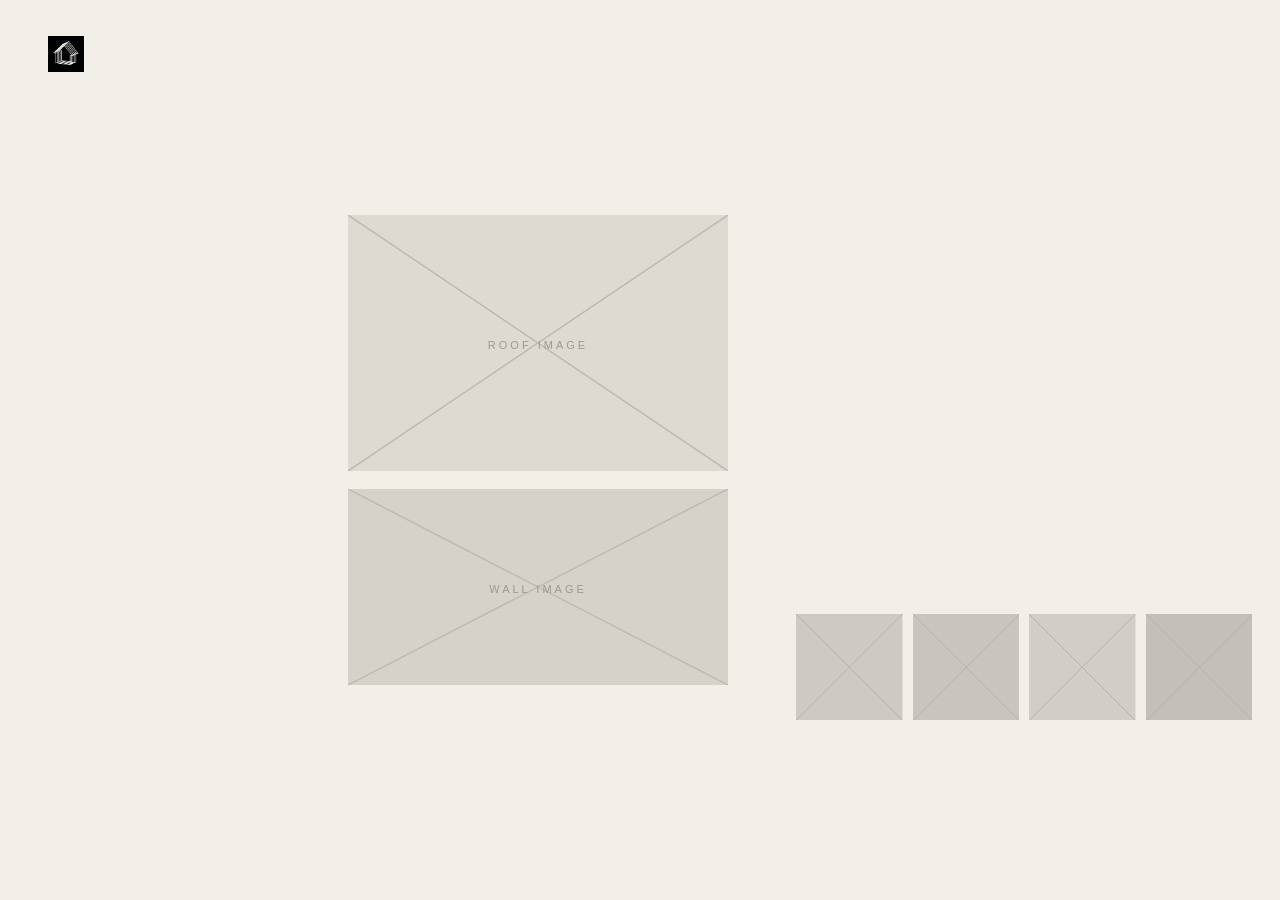
<file: index.html>
<!DOCTYPE html>
<html lang="ko">
<head>
  <meta charset="UTF-8">
  <meta name="viewport" content="width=device-width, initial-scale=1.0">
  <title>Doorless House</title>
  <link rel="stylesheet" href="style.css">
</head>
<body class="landing-page">

  <div class="landing-layout">

    <!-- ── Left Panel (60%) ── -->
    <div class="panel-left">

      <header class="site-header">
        <img src="logo.png" alt="Doorless House" class="logo-img">
      </header>

      <div class="house-stack">

        <!-- Roof image → Discography -->
        <a href="discography.html" class="house-link">
          <div class="house-img">
            <svg viewBox="0 0 380 256" xmlns="http://www.w3.org/2000/svg">
              <rect width="380" height="256" fill="#DEDAD2"/>
              <line x1="0" y1="0" x2="380" y2="256" stroke="#BEB9B1" stroke-width="1.5"/>
              <line x1="380" y1="0" x2="0" y2="256" stroke="#BEB9B1" stroke-width="1.5"/>
              <text x="190" y="134" text-anchor="middle" fill="#9E9990"
                font-size="11" font-family="sans-serif" letter-spacing="3">ROOF IMAGE</text>
            </svg>
          </div>
        </a>

        <!-- Wall image → Concerts -->
        <a href="concerts.html" class="house-link">
          <div class="house-img">
            <svg viewBox="0 0 380 196" xmlns="http://www.w3.org/2000/svg">
              <rect width="380" height="196" fill="#D6D2CA"/>
              <line x1="0" y1="0" x2="380" y2="196" stroke="#BEB9B1" stroke-width="1.5"/>
              <line x1="380" y1="0" x2="0" y2="196" stroke="#BEB9B1" stroke-width="1.5"/>
              <text x="190" y="104" text-anchor="middle" fill="#9E9990"
                font-size="11" font-family="sans-serif" letter-spacing="3">WALL IMAGE</text>
            </svg>
          </div>
        </a>

      </div>
    </div>

    <!-- ── Right Panel (40%) ── -->
    <div class="panel-right">
      <div class="members-row">

        <div class="member-thumb" data-member="0">
          <div class="member-img-wrap">
            <svg viewBox="0 0 120 120" xmlns="http://www.w3.org/2000/svg">
              <rect width="120" height="120" fill="#CECAC3"/>
              <line x1="0" y1="0" x2="120" y2="120" stroke="#B4B0A9" stroke-width="1"/>
              <line x1="120" y1="0" x2="0" y2="120" stroke="#B4B0A9" stroke-width="1"/>
            </svg>
          </div>
        </div>

        <div class="member-thumb" data-member="1">
          <div class="member-img-wrap">
            <svg viewBox="0 0 120 120" xmlns="http://www.w3.org/2000/svg">
              <rect width="120" height="120" fill="#C8C4BE"/>
              <line x1="0" y1="0" x2="120" y2="120" stroke="#B4B0A9" stroke-width="1"/>
              <line x1="120" y1="0" x2="0" y2="120" stroke="#B4B0A9" stroke-width="1"/>
            </svg>
          </div>
        </div>

        <div class="member-thumb" data-member="2">
          <div class="member-img-wrap">
            <svg viewBox="0 0 120 120" xmlns="http://www.w3.org/2000/svg">
              <rect width="120" height="120" fill="#D2CEC7"/>
              <line x1="0" y1="0" x2="120" y2="120" stroke="#B4B0A9" stroke-width="1"/>
              <line x1="120" y1="0" x2="0" y2="120" stroke="#B4B0A9" stroke-width="1"/>
            </svg>
          </div>
        </div>

        <div class="member-thumb" data-member="3">
          <div class="member-img-wrap">
            <svg viewBox="0 0 120 120" xmlns="http://www.w3.org/2000/svg">
              <rect width="120" height="120" fill="#C4C0B9"/>
              <line x1="0" y1="0" x2="120" y2="120" stroke="#B4B0A9" stroke-width="1"/>
              <line x1="120" y1="0" x2="0" y2="120" stroke="#B4B0A9" stroke-width="1"/>
            </svg>
          </div>
        </div>

      </div>
    </div>

  </div>

  <!-- ── Member Modal ── -->
  <div id="member-modal" class="modal-overlay hidden" role="dialog" aria-modal="true" aria-label="Member profile">
    <div class="modal-card">
      <button class="modal-close" id="modal-close-btn" aria-label="Close">×</button>
      <div class="modal-inner">
        <div class="modal-photo">
          <svg viewBox="0 0 160 160" xmlns="http://www.w3.org/2000/svg">
            <rect width="160" height="160" fill="#CECAC3"/>
            <line x1="0" y1="0" x2="160" y2="160" stroke="#B4B0A9" stroke-width="1"/>
            <line x1="160" y1="0" x2="0" y2="160" stroke="#B4B0A9" stroke-width="1"/>
          </svg>
        </div>
        <div class="modal-text">
          <p class="modal-m-name" id="modal-name"></p>
          <p class="modal-m-role" id="modal-role"></p>
          <p class="modal-m-bio"  id="modal-bio"></p>
        </div>
      </div>
    </div>
  </div>

  <script src="main.js"></script>
</body>
</html>
</file>
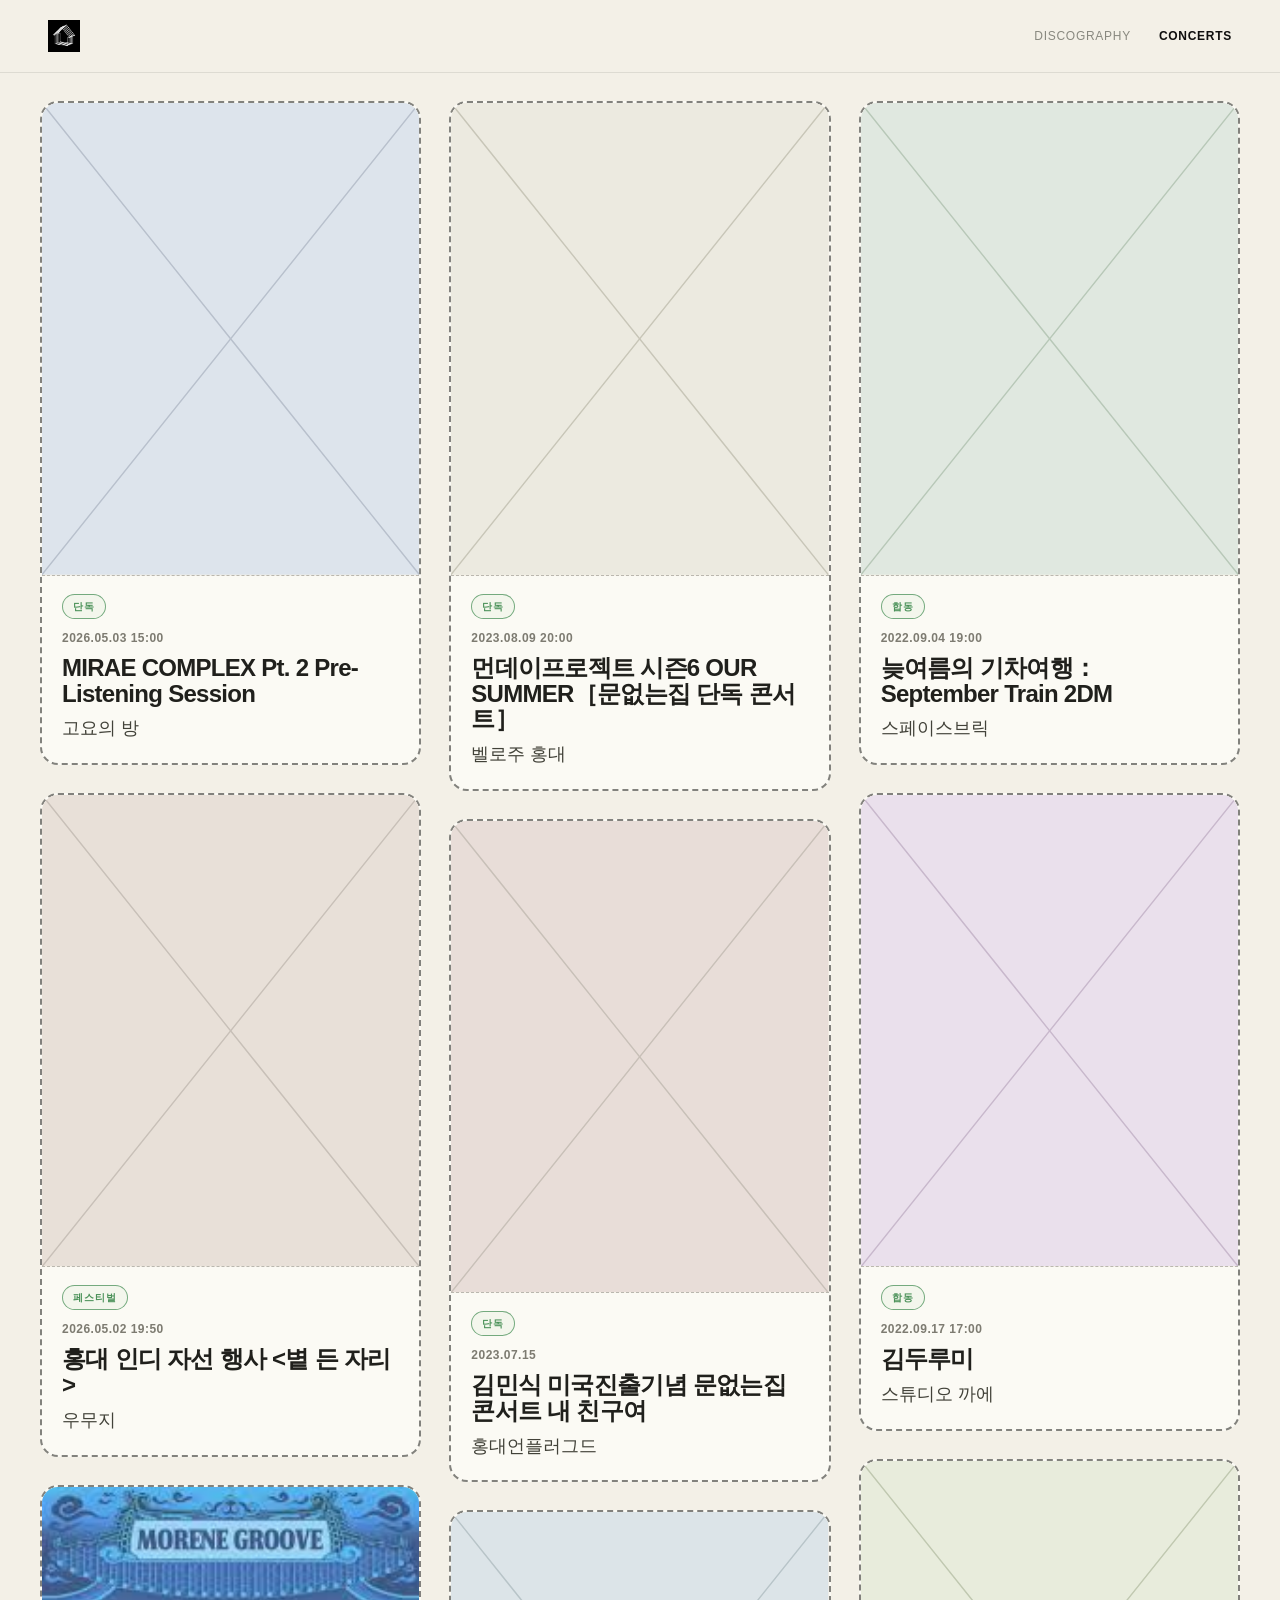
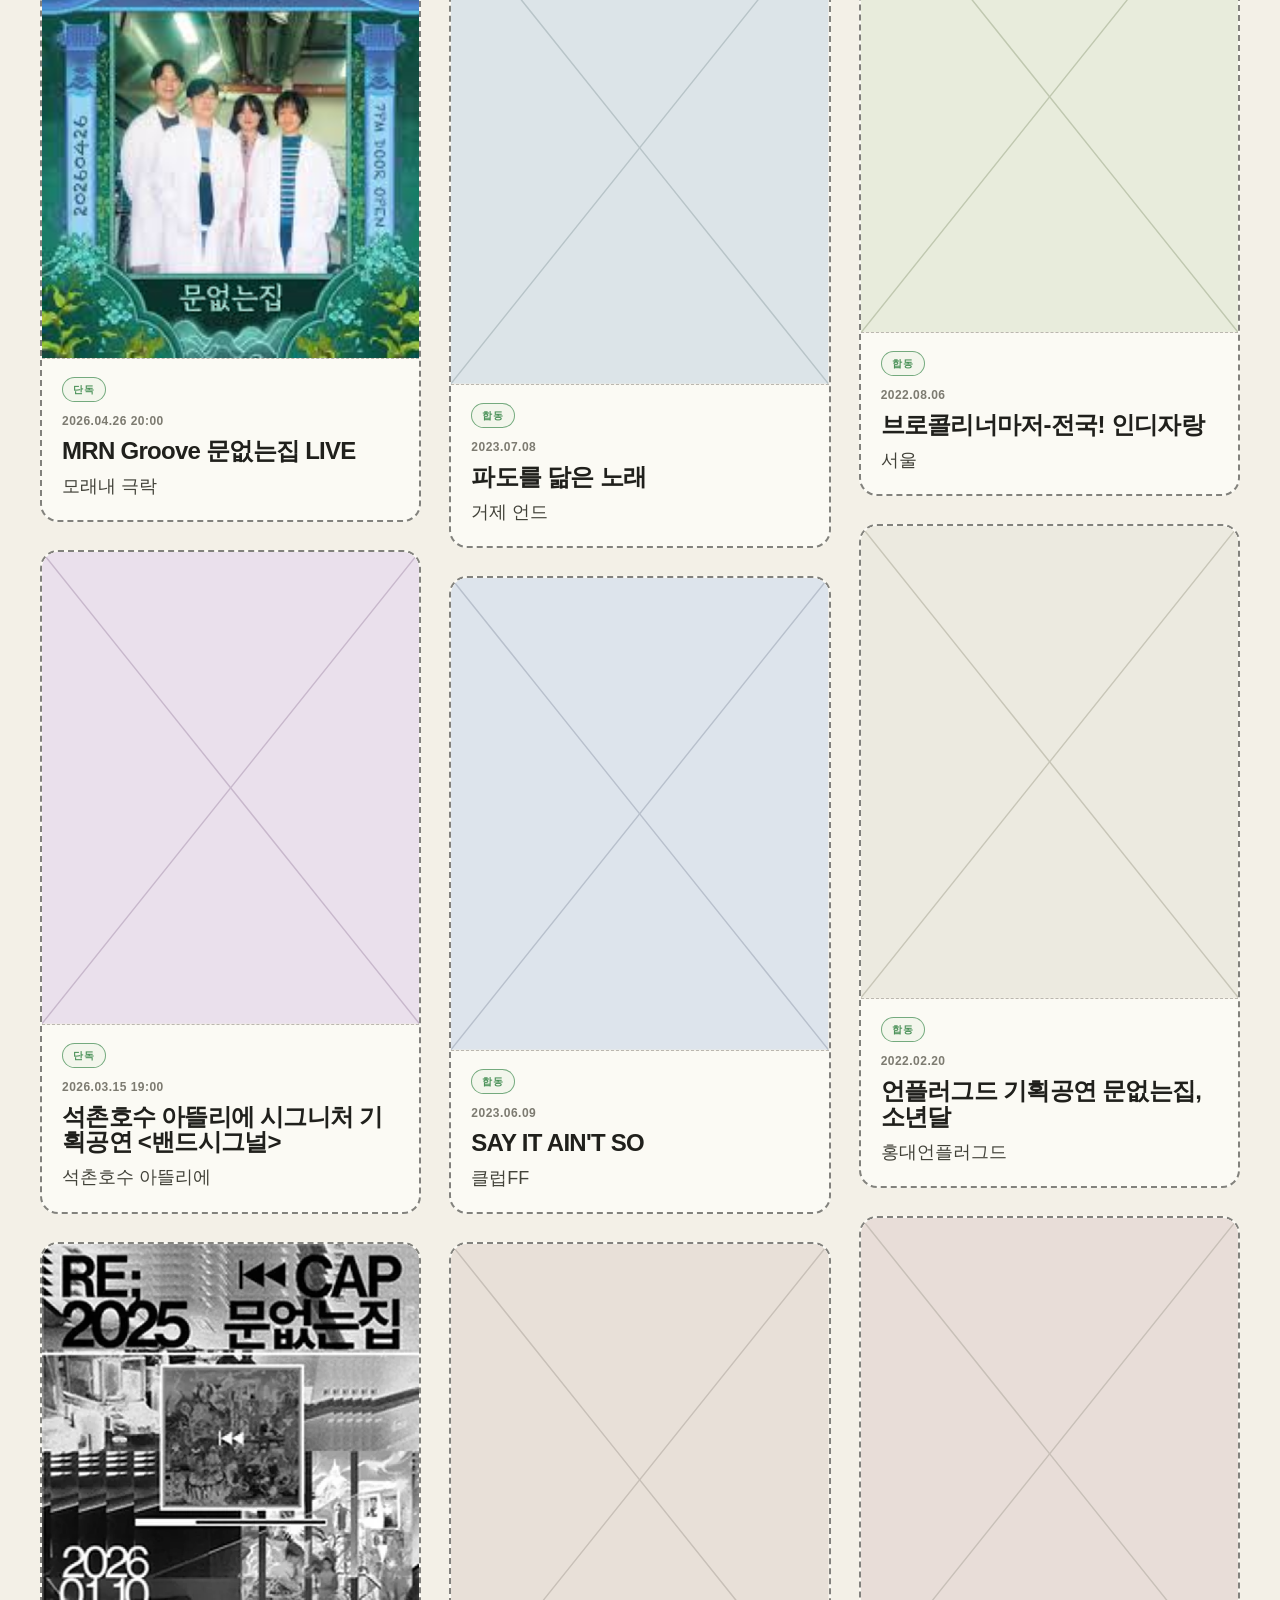
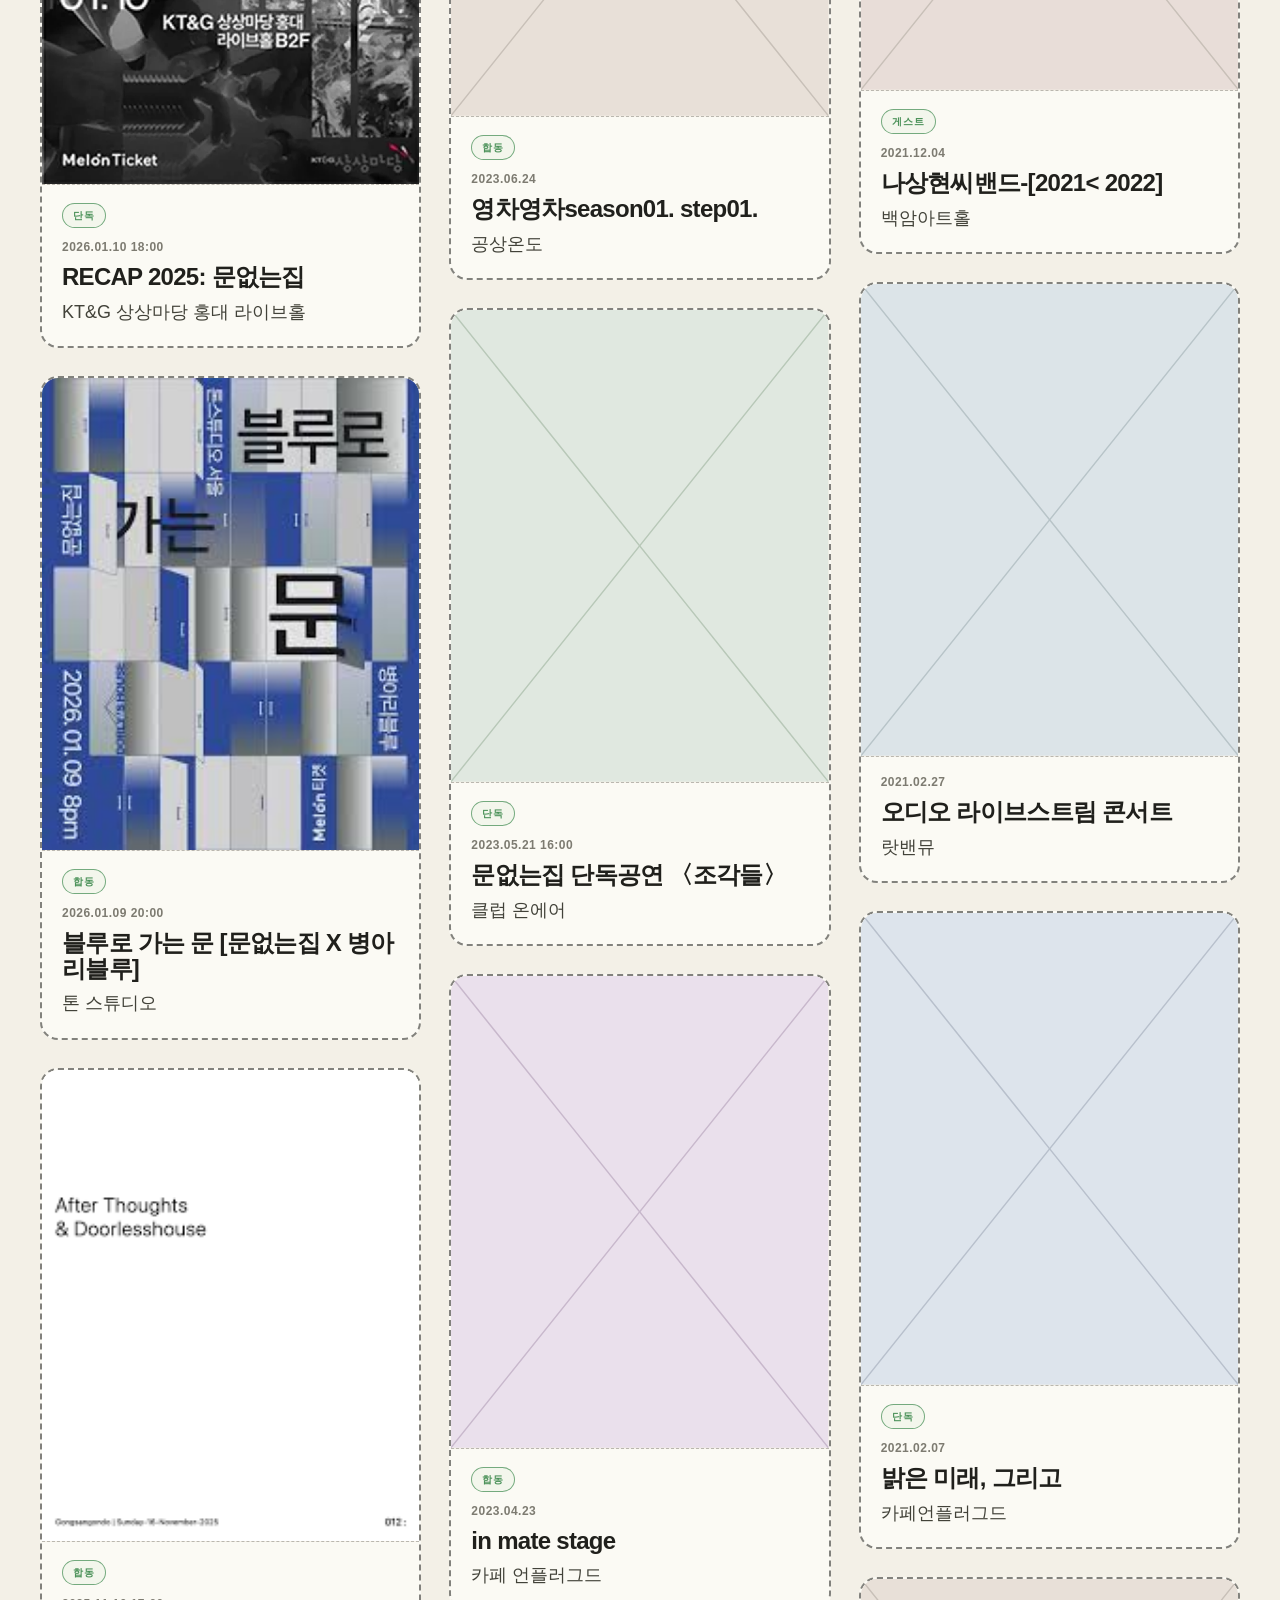
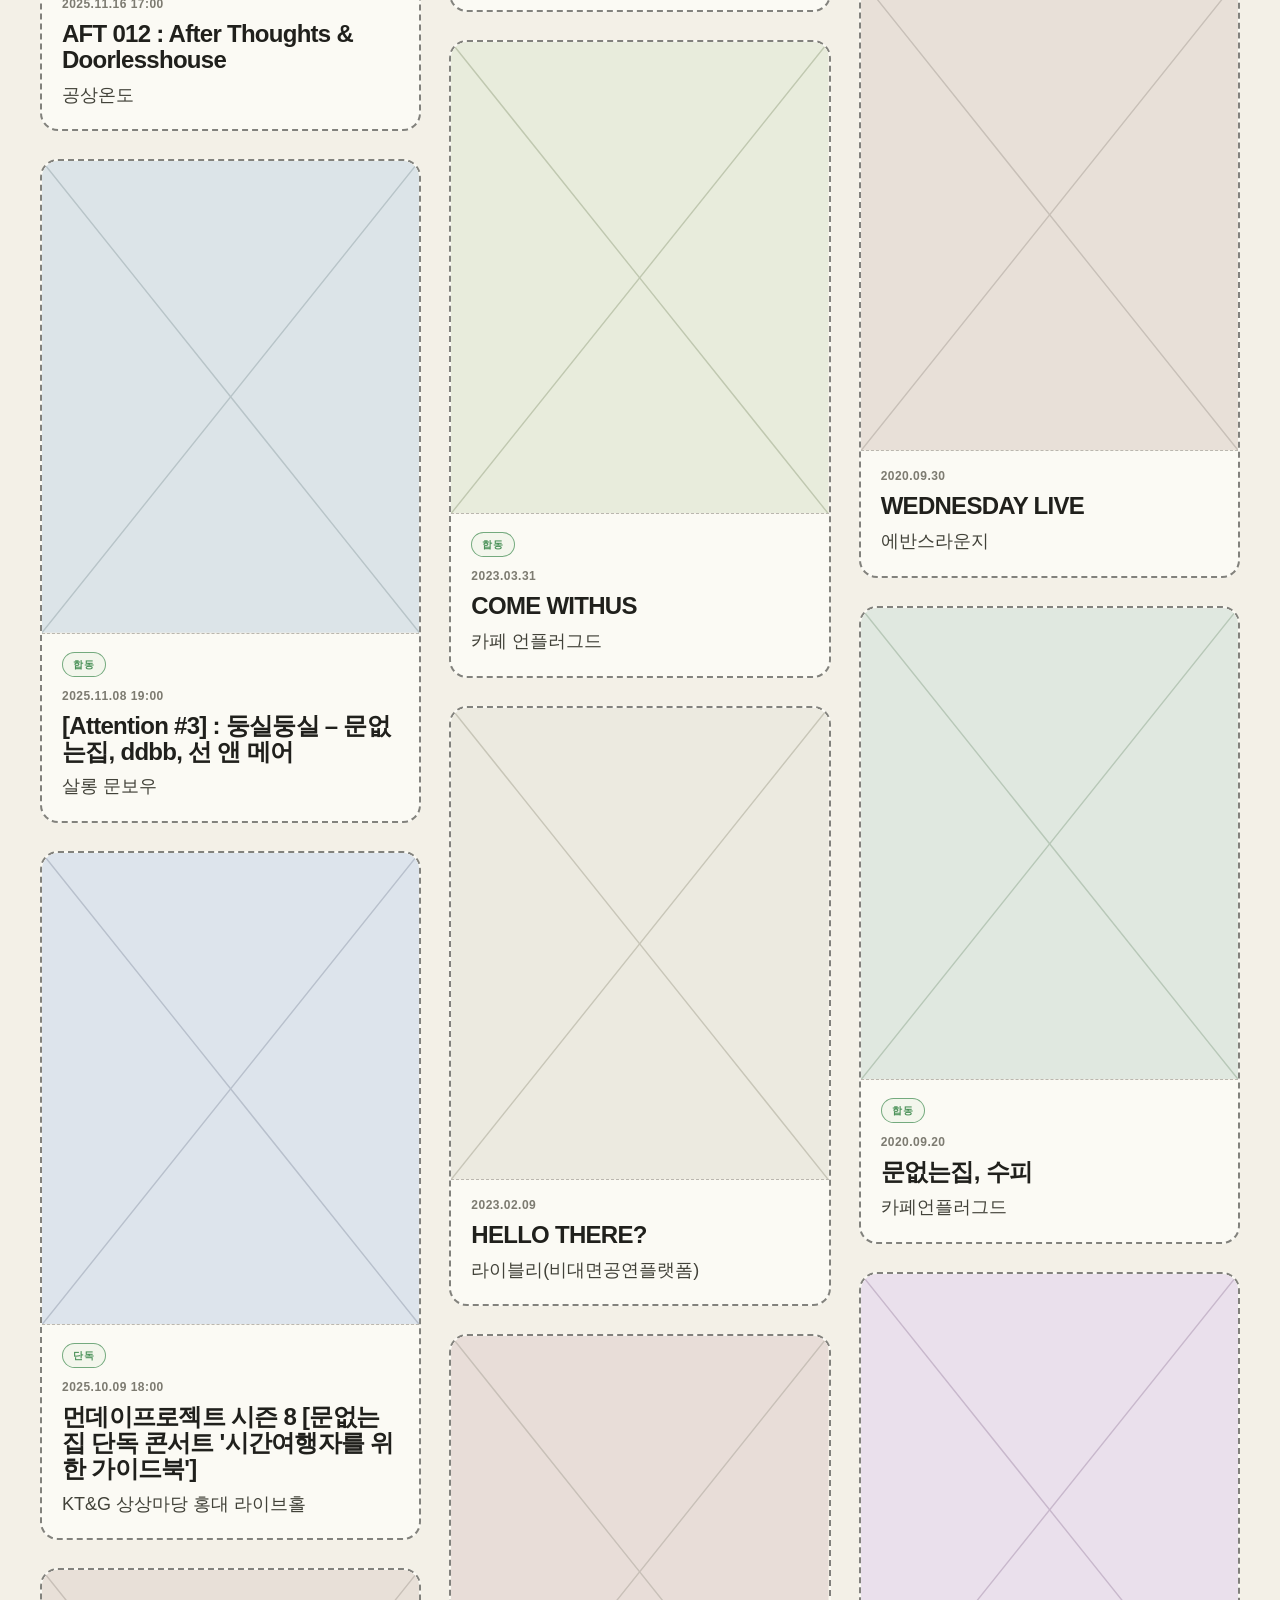
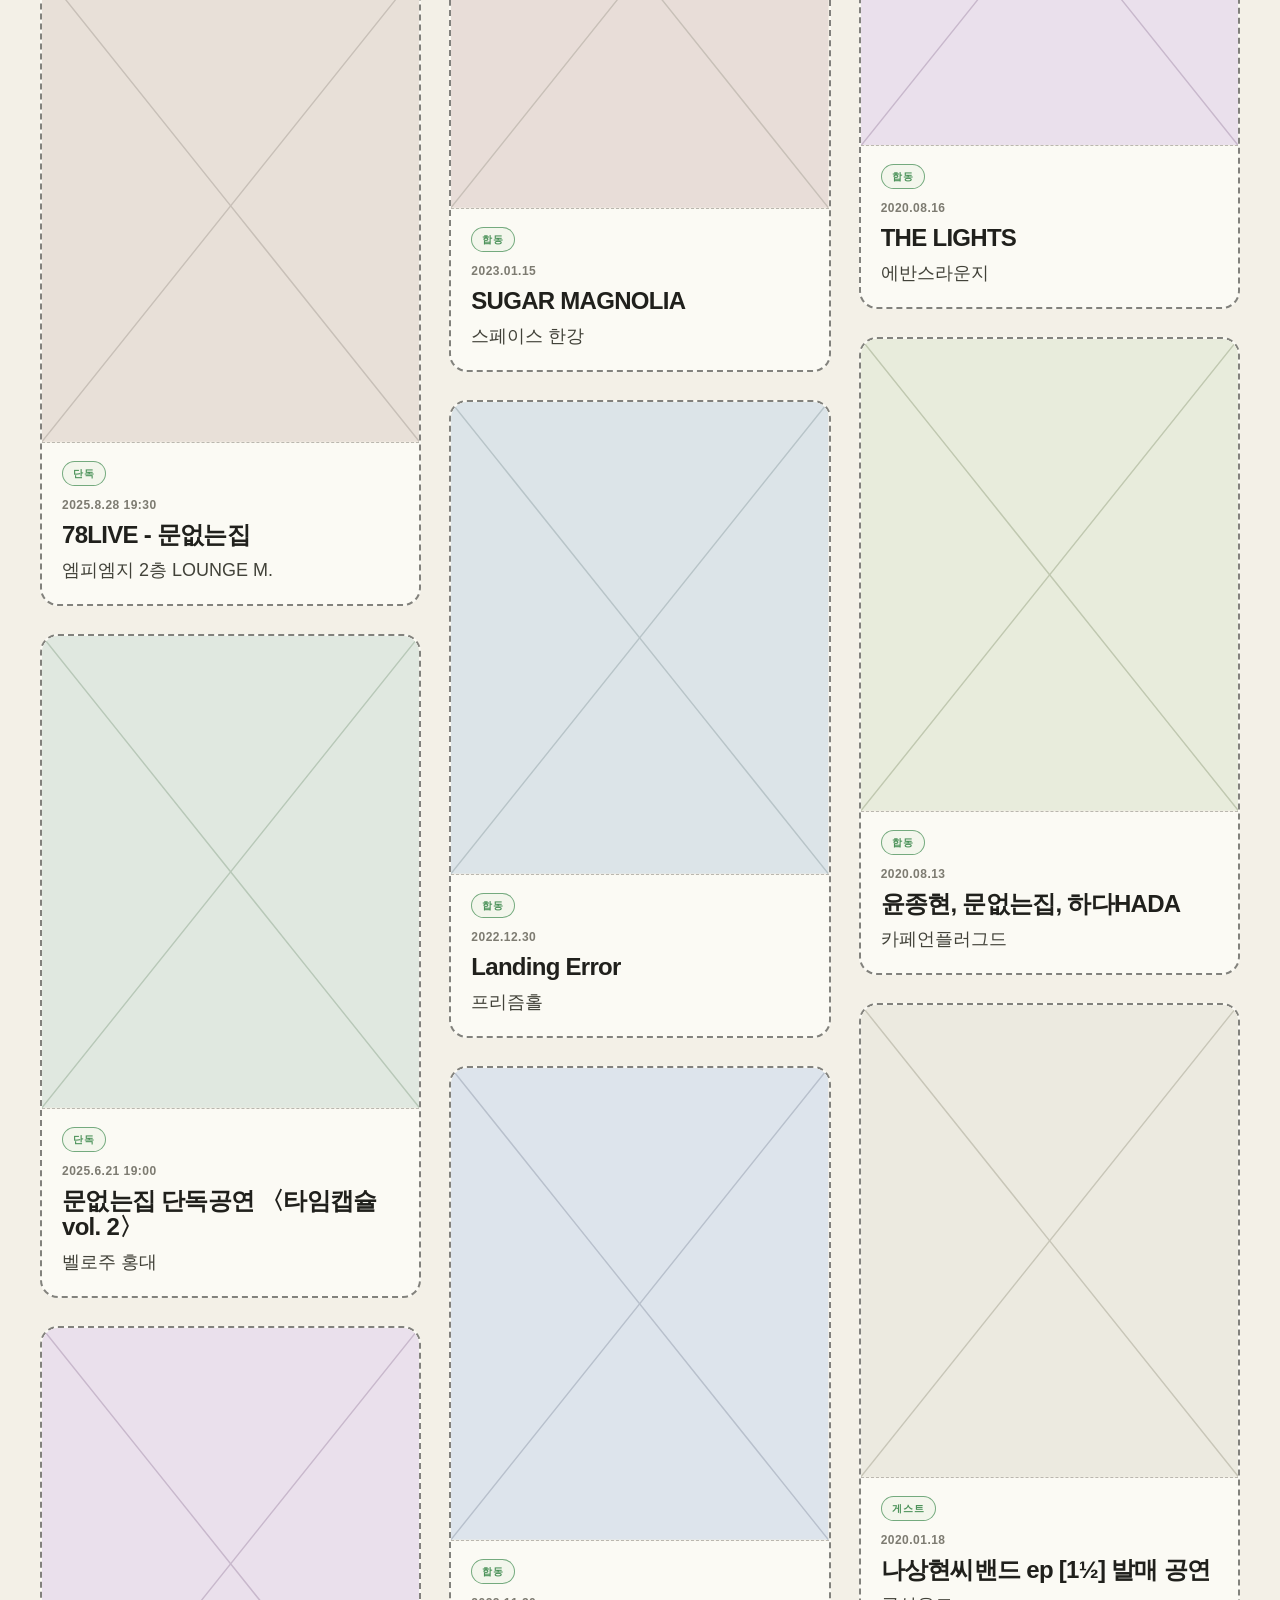
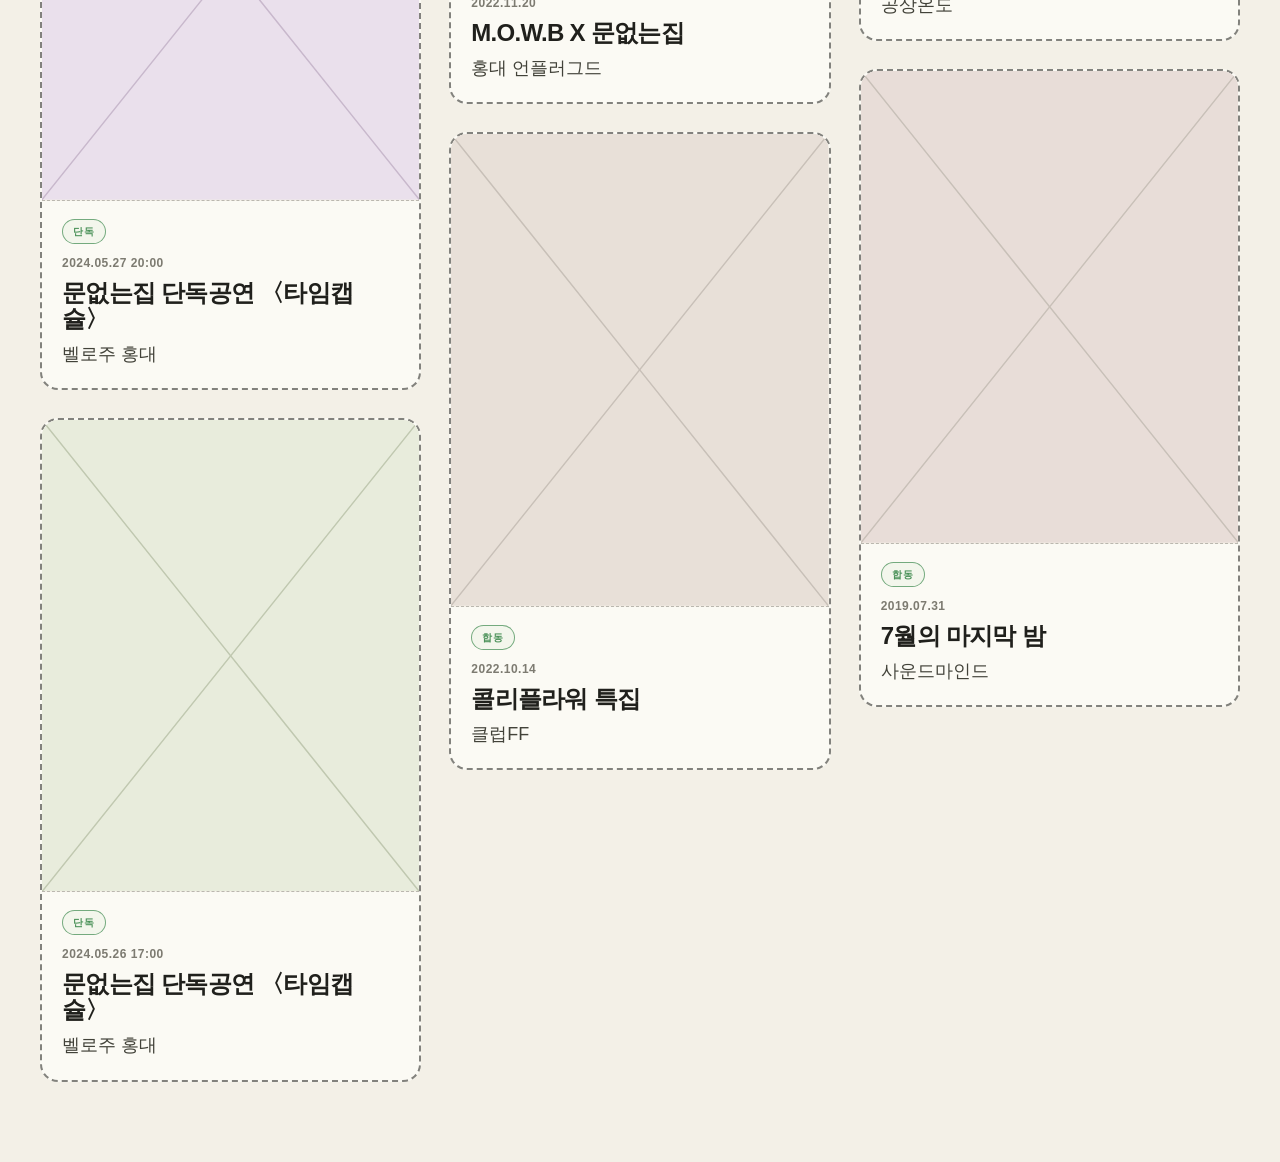
<file: concerts.html>
<!DOCTYPE html>
<html lang="ko">
<head>
  <meta charset="UTF-8">
  <meta name="viewport" content="width=device-width, initial-scale=1.0">
  <title>Shows — Doorless House</title>
  <link rel="stylesheet" href="style.css">
</head>
<body class="page-concerts">

  <nav class="page-nav">
    <a href="index.html" class="nav-logo"><img src="logo.png" alt="Doorless House"></a>
    <div class="nav-links">
      <a href="discography.html" class="nav-link">Discography</a>
      <a href="concerts.html"    class="nav-link active">Concerts</a>
    </div>
  </nav>

  <div class="concerts-grid" id="concertsGrid">
    <!-- populated by wall.js -->
  </div>

  <script src="wall.js"></script>
  <script src="main.js"></script>
</body>
</html>
</file>
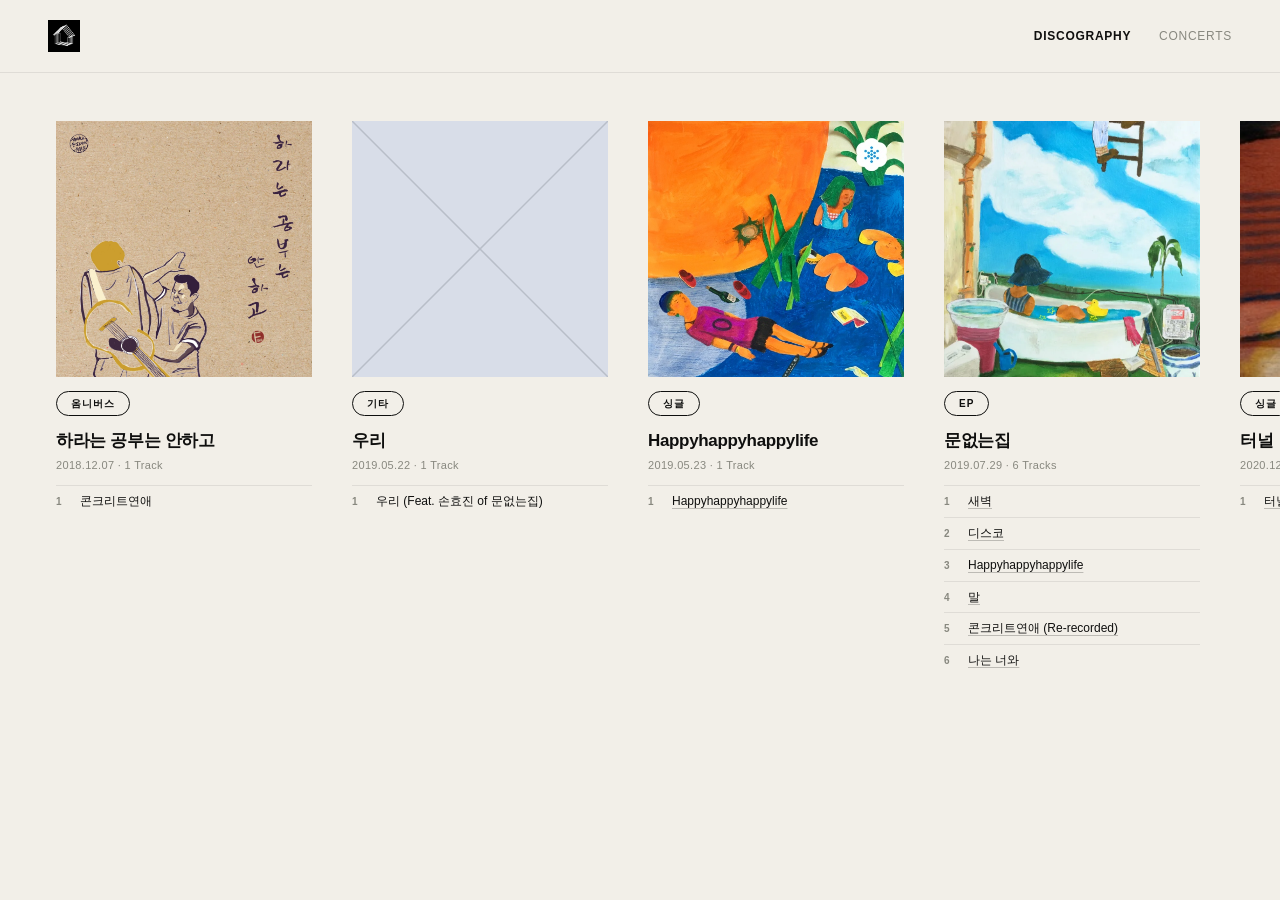
<file: discography.html>
<!DOCTYPE html>
<html lang="ko">
<head>
  <meta charset="UTF-8">
  <meta name="viewport" content="width=device-width, initial-scale=1.0">
  <title>Discography — Doorless House</title>
  <link rel="stylesheet" href="style.css">
</head>
<body class="page-discography">

  <nav class="page-nav">
    <a href="index.html" class="nav-logo"><img src="logo.png" alt="Doorless House"></a>
    <div class="nav-links">
      <a href="discography.html" class="nav-link active">Discography</a>
      <a href="concerts.html"    class="nav-link">Concerts</a>
    </div>
  </nav>

  <div class="disco-area" id="discoScroll">
    <div class="disco-grid" id="discoGrid">
      <!-- populated by discography.js -->
    </div>
  </div>

  <script src="discography.js"></script>
  <script src="main.js"></script>
</body>
</html>
</file>
<file: style.css>
/* ─── Reset ─── */
*, *::before, *::after { box-sizing: border-box; margin: 0; padding: 0; }

/* ─── Variables ─── */
:root {
  --bg: #F2EFE8;
  --white: #FFFFFF;
  --black: #0F0F0E;
  --muted: #88887F;
  --border: #0F0F0E;
  --font: -apple-system, BlinkMacSystemFont, 'Helvetica Neue', Arial, sans-serif;
  --radius-pill: 100px;
}

html { font-size: 16px; }

body {
  font-family: var(--font);
  background: var(--bg);
  color: var(--black);
  -webkit-font-smoothing: antialiased;
}

a { color: inherit; text-decoration: none; }

/* ═══════════════════════════════
   LANDING PAGE
═══════════════════════════════ */

.landing-page {
  overflow: hidden;
  height: 100vh;
}

.landing-layout {
  display: flex;
  width: 100vw;
  height: 100vh;
}

/* Left 60% */
.panel-left {
  width: 60%;
  height: 100%;
  position: relative;
}

.site-header {
  position: absolute;
  top: 36px;
  left: 48px;
}

.logo-img {
  height: 36px;
  width: auto;
  display: block;
}

.house-stack {
  position: absolute;
  right: 40px;
  top: 50%;
  transform: translateY(-50%);
  display: flex;
  flex-direction: column;
  gap: 18px;
}

.house-link {
  display: block;
  cursor: pointer;
}

.house-img {
  width: 380px;
  display: block;
  transition: opacity 0.2s;
}

.house-img:hover { opacity: 0.78; }

.house-img svg {
  width: 100%;
  height: auto;
  display: block;
}

.link-label {
  font-size: 10px;
  letter-spacing: 0.1em;
  text-transform: uppercase;
  color: var(--muted);
  margin-top: 7px;
}

/* Right 40% */
.panel-right {
  width: 40%;
  height: 100%;
  position: relative;
}

.members-row {
  position: absolute;
  bottom: 20%;
  left: 0;
  right: 0;
  padding: 0 28px;
  display: flex;
  gap: 10px;
  justify-content: center;
}

.member-thumb {
  flex: 1;
  max-width: 108px;
  cursor: pointer;
  text-align: center;
}

.member-img-wrap {
  width: 100%;
  aspect-ratio: 1 / 1;
  overflow: hidden;
  transition: opacity 0.2s;
}

.member-thumb:hover .member-img-wrap { opacity: 0.75; }

.member-img-wrap svg { width: 100%; height: 100%; display: block; }

.member-label {
  font-size: 10px;
  color: var(--muted);
  margin-top: 6px;
  letter-spacing: 0.03em;
  overflow: hidden;
  text-overflow: ellipsis;
  white-space: nowrap;
}

/* ═══════════════════════════════
   MEMBER MODAL
═══════════════════════════════ */

.modal-overlay {
  position: fixed;
  inset: 0;
  background: rgba(0, 0, 0, 0.38);
  display: flex;
  align-items: center;
  justify-content: center;
  z-index: 9999;
}

.modal-overlay.hidden { display: none; }

.modal-card {
  background: var(--white);
  border-radius: 16px;
  border: 1.5px solid var(--border);
  padding: 28px;
  max-width: 500px;
  width: calc(100% - 48px);
  position: relative;
  animation: popIn 0.18s ease;
}

@keyframes popIn {
  from { transform: translateY(10px); opacity: 0; }
  to   { transform: translateY(0);    opacity: 1; }
}

.modal-close {
  position: absolute;
  top: 14px;
  right: 16px;
  width: 30px;
  height: 30px;
  background: none;
  border: none;
  cursor: pointer;
  font-size: 22px;
  color: var(--muted);
  display: flex;
  align-items: center;
  justify-content: center;
  border-radius: 4px;
  transition: color 0.15s, background 0.15s;
  line-height: 1;
}

.modal-close:hover {
  color: var(--black);
  background: rgba(0,0,0,0.05);
}

.modal-inner {
  display: flex;
  gap: 24px;
  align-items: flex-start;
}

.modal-photo {
  width: 160px;
  height: 160px;
  flex-shrink: 0;
  overflow: hidden;
}

.modal-photo svg { width: 100%; height: 100%; display: block; }

.modal-text {
  flex: 1;
  display: flex;
  flex-direction: column;
  gap: 8px;
  padding-top: 4px;
}

.modal-m-name {
  font-size: 18px;
  font-weight: 700;
  letter-spacing: -0.01em;
}

.modal-m-role {
  font-size: 11px;
  font-weight: 700;
  letter-spacing: 0.1em;
  text-transform: uppercase;
  color: var(--muted);
}

.modal-m-bio {
  font-size: 13px;
  line-height: 1.65;
  color: #444440;
  margin-top: 2px;
}

/* ═══════════════════════════════
   SHARED NAV (sub-pages)
═══════════════════════════════ */

.page-nav {
  display: flex;
  align-items: center;
  padding: 20px 48px;
  border-bottom: 1px solid rgba(0,0,0,0.08);
  position: sticky;
  top: 0;
  background: var(--bg);
  z-index: 100;
}

.nav-logo {
  flex-shrink: 0;
}

.nav-logo img {
  height: 32px;
  width: auto;
  display: block;
}

.nav-logo:hover { opacity: 0.6; }

.nav-links {
  display: flex;
  gap: 28px;
  margin-left: auto;
}

.nav-link {
  font-size: 12px;
  letter-spacing: 0.06em;
  color: var(--muted);
  text-transform: uppercase;
  transition: color 0.15s;
}

.nav-link:hover { color: var(--black); }

.nav-link.active {
  color: var(--black);
  font-weight: 700;
}

/* ═══════════════════════════════
   DISCOGRAPHY PAGE
═══════════════════════════════ */

.page-discography {
  height: 100vh;
  overflow: hidden;
  display: flex;
  flex-direction: column;
}

.disco-area {
  flex: 1;
  overflow-x: auto;
  overflow-y: hidden;
  padding: 48px 56px 56px;
  cursor: grab;
  user-select: none;
}

.disco-area:active { cursor: grabbing; }

.disco-area::-webkit-scrollbar { height: 4px; }
.disco-area::-webkit-scrollbar-track { background: transparent; }
.disco-area::-webkit-scrollbar-thumb {
  background: rgba(0,0,0,0.18);
  border-radius: 2px;
}

.disco-grid {
  display: flex;
  gap: 40px;
  height: 100%;
  align-items: flex-start;
  width: max-content;
}

.album-card {
  width: 256px;
  flex-shrink: 0;
  display: flex;
  flex-direction: column;
  gap: 14px;
}

.album-art {
  width: 256px;
  height: 256px;
  overflow: hidden;
  flex-shrink: 0;
}

.album-art svg { width: 100%; height: 100%; display: block; }
.album-art img { width: 100%; height: 100%; object-fit: cover; display: block; }

.cat-btn {
  display: inline-block;
  border: 1.5px solid var(--black);
  border-radius: var(--radius-pill);
  padding: 4px 14px;
  font-size: 10px;
  font-weight: 700;
  letter-spacing: 0.1em;
  text-transform: uppercase;
  align-self: flex-start;
  line-height: 1.5;
}

.album-title {
  font-size: 17px;
  font-weight: 700;
  line-height: 1.25;
  letter-spacing: -0.02em;
}

.album-meta {
  font-size: 11px;
  color: var(--muted);
  letter-spacing: 0.03em;
  margin-top: -6px;
}

.track-list { list-style: none; display: flex; flex-direction: column; }

.track-item {
  display: flex;
  align-items: baseline;
  gap: 10px;
  padding: 7px 0;
  border-top: 1px solid rgba(0,0,0,0.08);
}

.track-n {
  font-size: 10px;
  font-weight: 700;
  color: var(--muted);
  min-width: 14px;
}

.track-info {
  flex: 1;
  display: flex;
  justify-content: space-between;
  align-items: baseline;
  gap: 8px;
}

.track-name {
  font-size: 12px;
  line-height: 1.4;
}

.track-name a {
  text-decoration: underline;
  text-underline-offset: 3px;
  text-decoration-color: rgba(0,0,0,0.22);
  transition: text-decoration-color 0.15s;
}

.track-name a:hover { text-decoration-color: var(--black); }

.track-dur {
  font-size: 10px;
  color: var(--muted);
  flex-shrink: 0;
}

/* ═══════════════════════════════
   CONCERTS PAGE
═══════════════════════════════ */

.page-concerts {
  background: #f3f0e7;
  min-height: 100vh;
  color: #20201c;
}

.page-concerts .page-nav {
  background: #f3f0e7;
  border-bottom-color: rgba(32, 32, 28, 0.1);
}

.concerts-grid {
  column-count: 3;
  column-gap: 28px;
  padding: 28px 40px 80px;
  align-items: start;
}

.concert-card {
  background: #fbfaf4;
  display: flex;
  flex-direction: column;
  width: 100%;
  margin: 0 0 28px;
  break-inside: avoid;
  border: 2px dashed rgba(32, 32, 28, 0.55);
  box-shadow: none;
  border-radius: 18px;
  overflow: hidden;
}

.concert-card:hover {
  box-shadow: none;
  border-color: rgba(74, 145, 88, 0.75);
}

.concert-img {
  width: 100%;
  overflow: hidden;
  border-bottom: 1px dashed rgba(32, 32, 28, 0.28);
  background: #f5f1e8;
}

.concert-img svg { width: 100%; height: auto; display: block; }
.concert-img img { width: 100%; height: auto; display: block; }

.concert-body {
  padding: 18px 20px 22px;
  display: flex;
  flex-direction: column;
  gap: 10px;
}

.concert-body .cat-btn {
  font-size: 10px;
  padding: 4px 10px;
  margin-bottom: 2px;
  border-color: rgba(74, 145, 88, 0.75);
  color: #4a9158;
  background: rgba(119, 190, 125, 0.06);
}

.concert-date-tag {
  font-size: 12px;
  font-weight: 700;
  letter-spacing: 0.04em;
  color: #7d7b71;
  margin-bottom: 0;
}

.concert-name {
  font-size: 24px;
  font-weight: 700;
  line-height: 1.08;
  margin-bottom: 0;
  letter-spacing: -0.03em;
}

.concert-title-link {
  text-decoration: none;
  border-bottom: 2px solid transparent;
  transition: border-color 0.15s ease, opacity 0.15s ease;
}

.concert-title-link:hover {
  border-color: #4a9158;
  opacity: 1;
}

.concert-location {
  font-size: 18px;
  line-height: 1.35;
  color: #424239;
}

.concert-desc-text {
  font-size: 12px;
  line-height: 1.68;
  color: #55554E;
  flex: 1;
}

.concert-cta {
  display: inline-block;
  margin-top: 18px;
  font-size: 11px;
  font-weight: 700;
  text-transform: uppercase;
  letter-spacing: 0.08em;
  border-bottom: 1.5px solid var(--black);
  padding-bottom: 1px;
  align-self: flex-start;
  transition: opacity 0.15s;
}

.concert-cta:hover { opacity: 0.45; }

@media (max-width: 1200px) {
  .concerts-grid {
    column-count: 2;
    padding: 24px 24px 72px;
  }

  .concert-name {
    font-size: 21px;
  }

  .concert-location {
    font-size: 16px;
  }
}

@media (max-width: 720px) {
  .page-nav {
    padding: 18px 20px;
  }

  .nav-links {
    gap: 18px;
  }

  .concerts-grid {
    column-count: 1;
    column-gap: 0;
    padding: 18px 16px 56px;
  }

  .concert-body {
    padding: 16px 16px 18px;
  }

  .concert-name {
    font-size: 19px;
  }

  .concert-location {
    font-size: 15px;
  }
}
</file>
